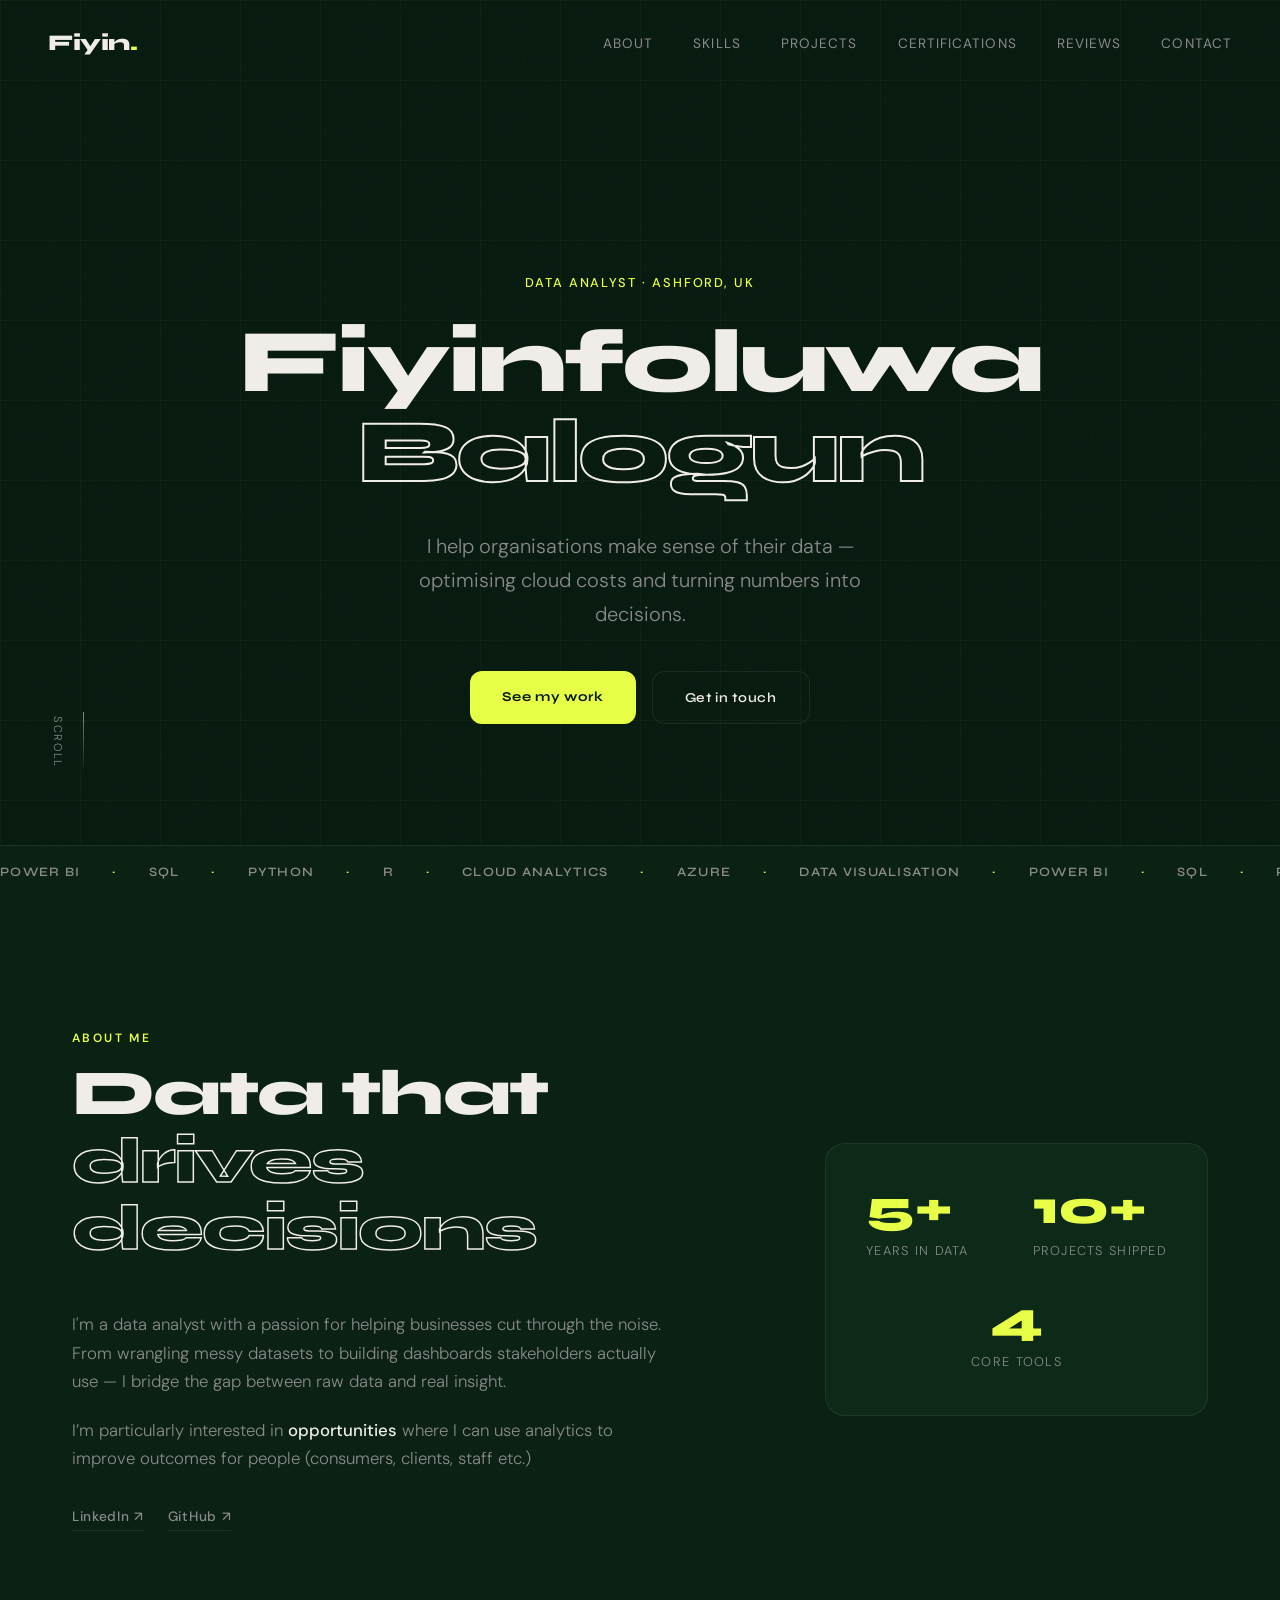
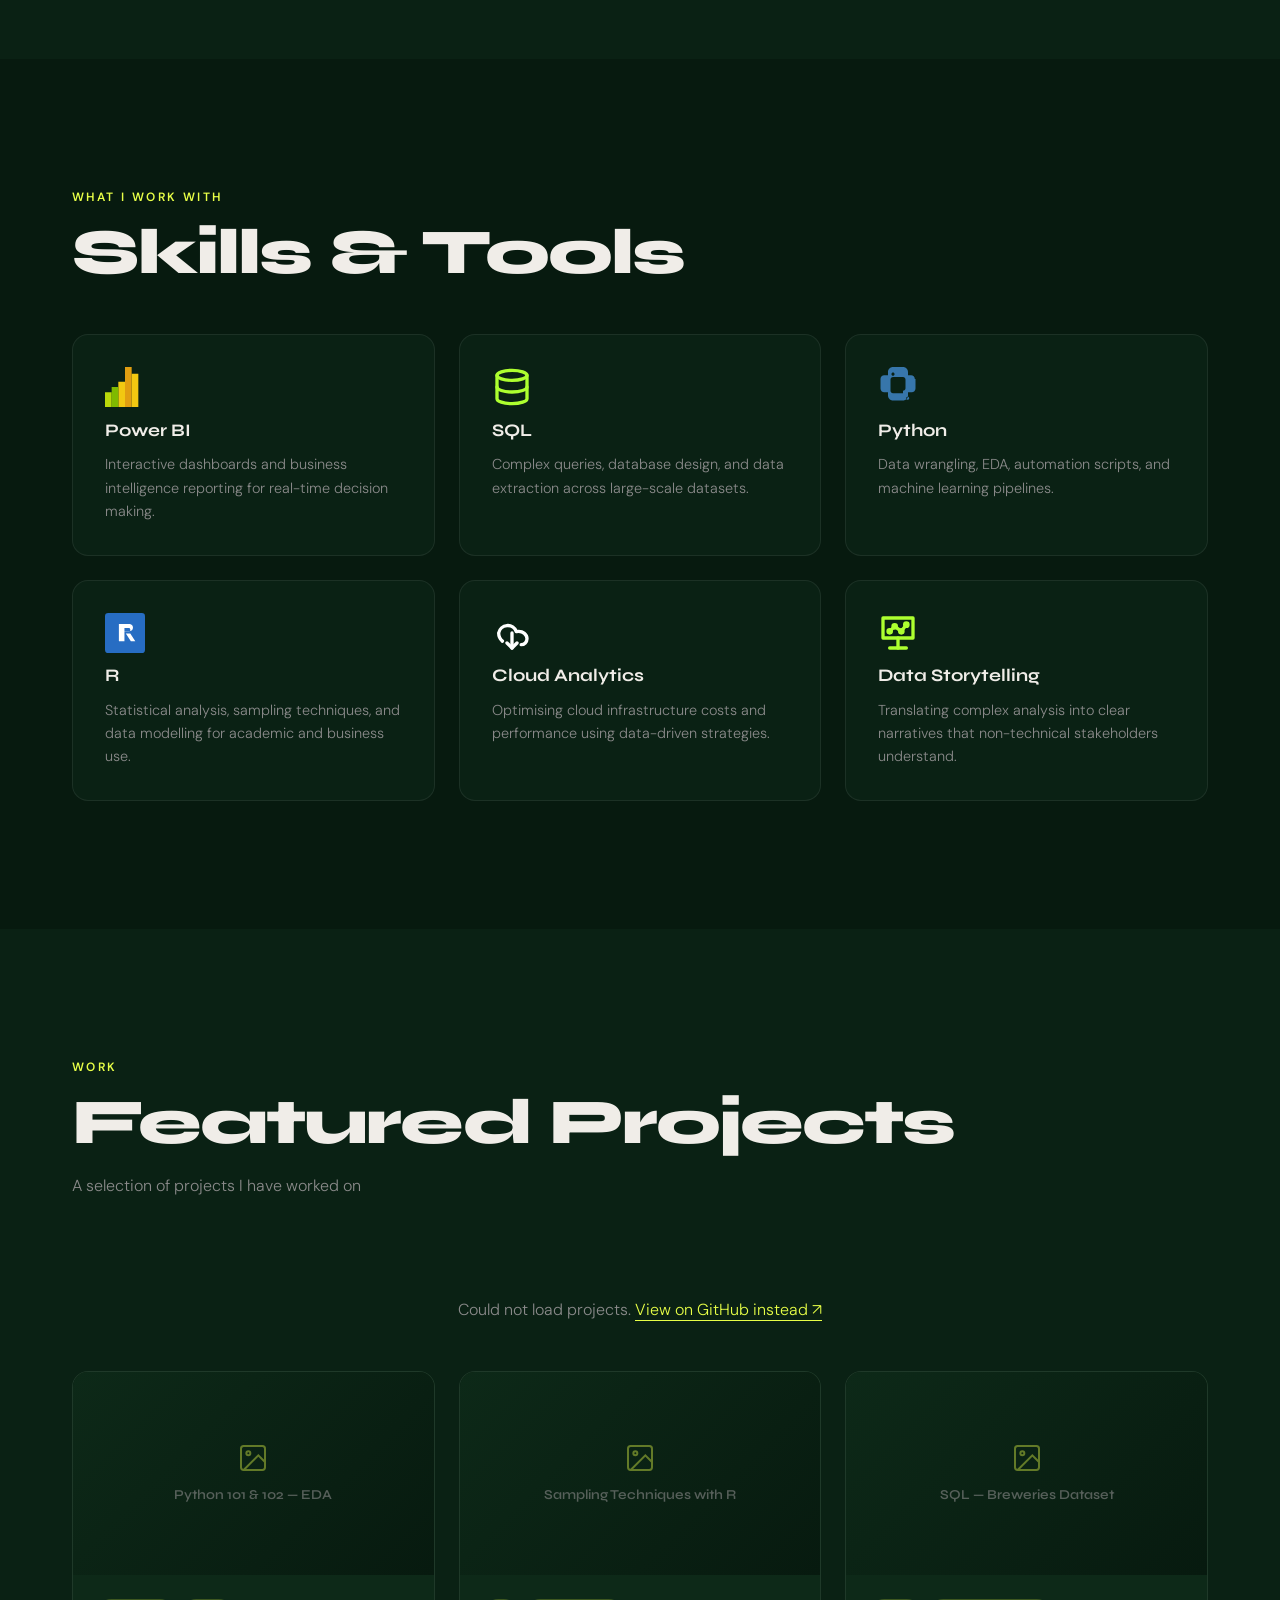
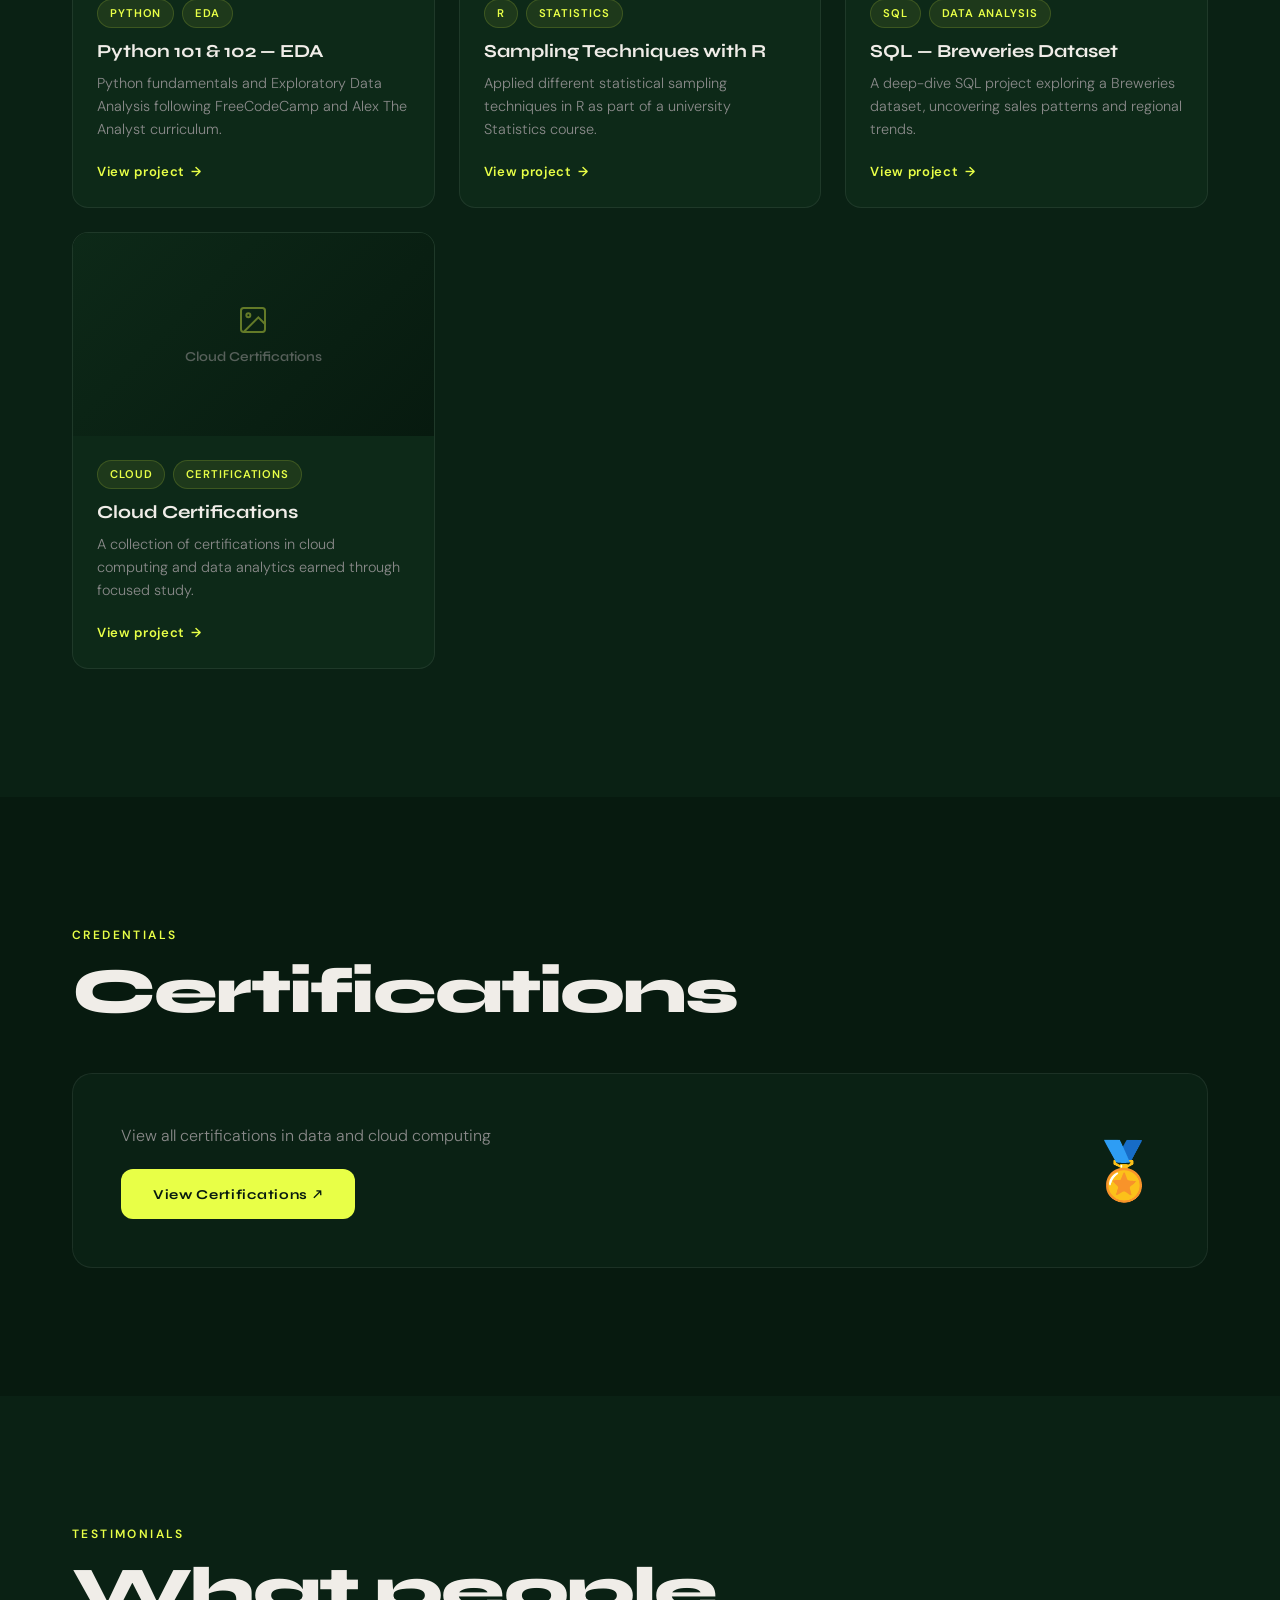
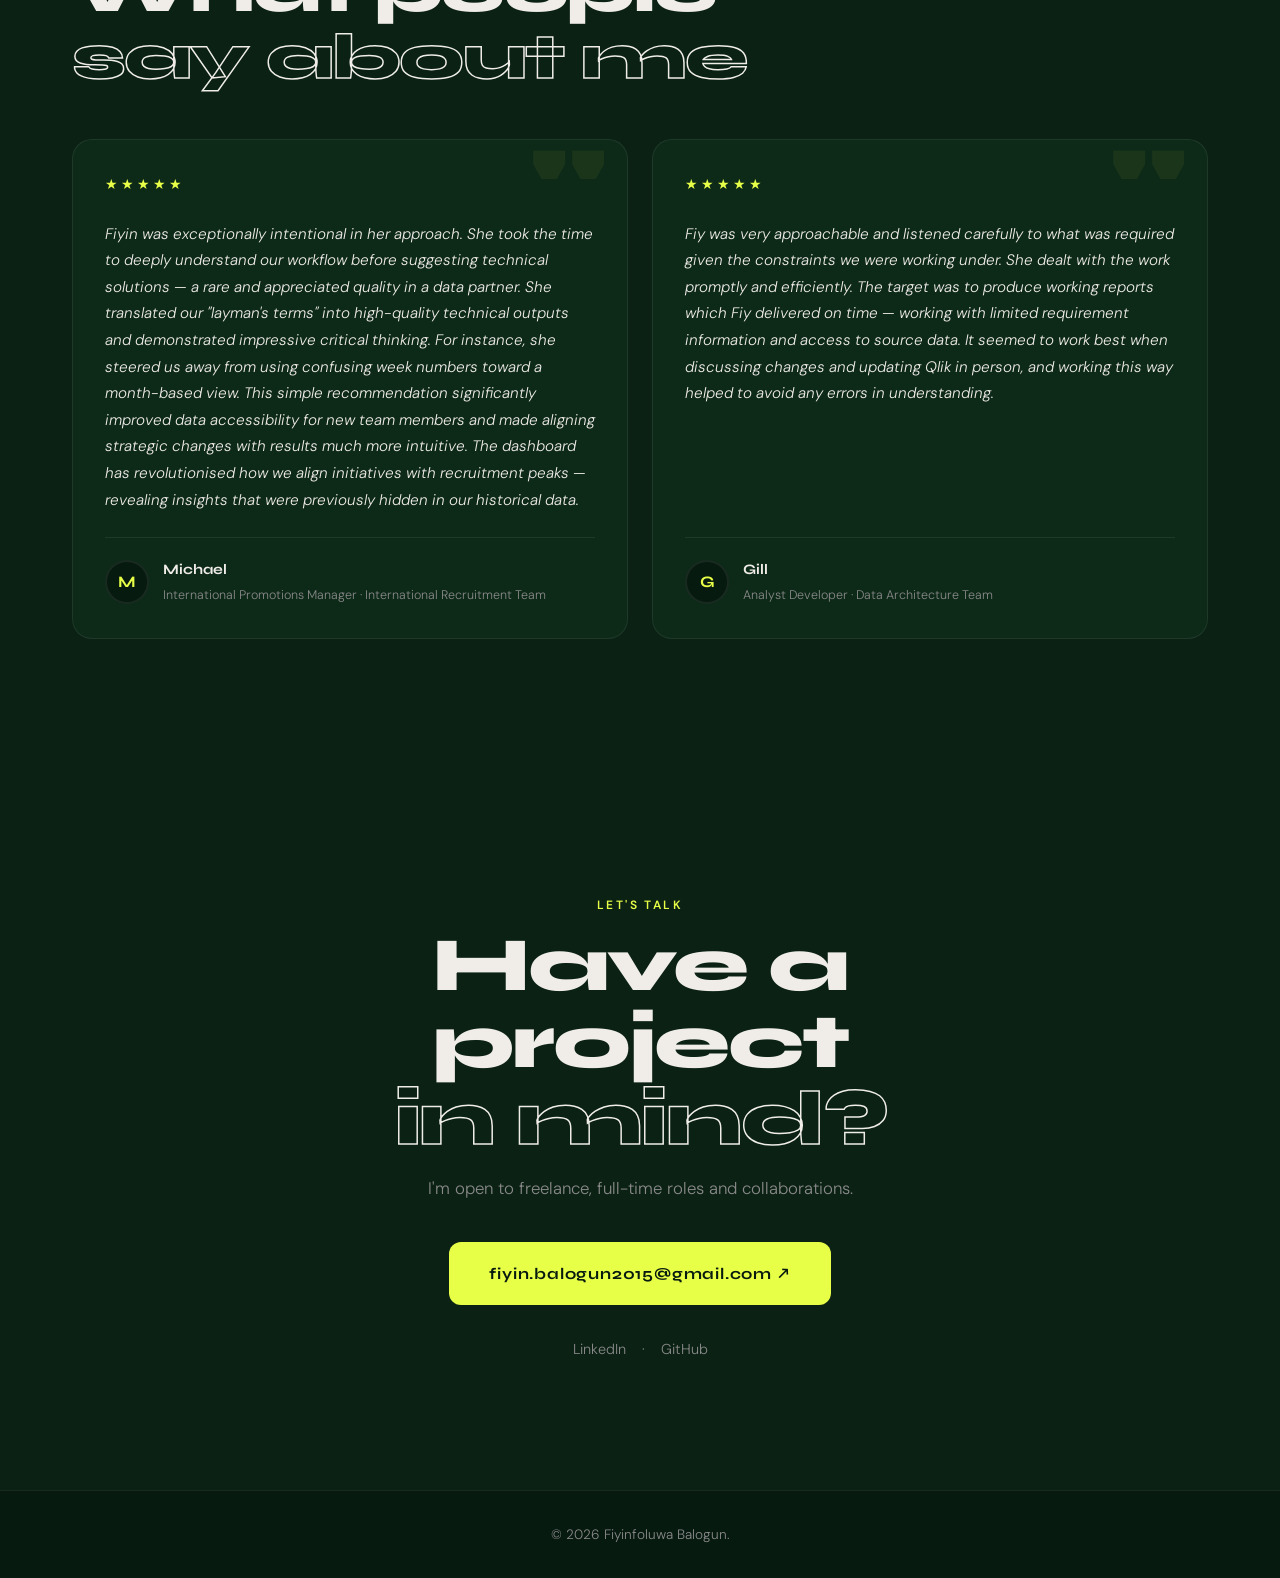
<file: index.html>
<!DOCTYPE html>
<html lang="en">
<head>
  <meta charset="UTF-8" />
  <meta name="viewport" content="width=device-width, initial-scale=1.0" />
  <title>Fiyinfoluwa Balogun — Cloud Data Analyst</title>
  <link rel="stylesheet" href="css/style.css" />
  <link rel="preconnect" href="https://fonts.googleapis.com" />
  <link rel="preconnect" href="https://fonts.gstatic.com" crossorigin />
  <link href="https://fonts.googleapis.com/css2?family=Syne:wght@400;600;700;800&family=DM+Sans:ital,wght@0,300;0,400;0,500;1,300&display=swap" rel="stylesheet" />
  <link rel="apple-touch-icon" sizes="180x180" href="/apple-touch-icon.png">
  <link rel="icon" type="image/png" sizes="32x32" href="/favicon-32x32.png">
  <link rel="icon" type="image/png" sizes="16x16" href="/favicon-16x16.png">
  <link rel="manifest" href="/site.webmanifest">
</head>
<body>


  <!-- ── NAV ────────────────────────────────────────────── -->
  <nav class="nav" id="nav">
    <a href="#" class="nav-logo">Fiyin<span>.</span></a>
    <ul class="nav-links">
      <li><a href="#about">About</a></li>
      <li><a href="#skills">Skills</a></li>
      <li><a href="#projects">Projects</a></li>
      <li><a href="#certifications">Certifications</a></li>
      <li><a href="#testimonials">Reviews</a></li>
      <li><a href="#contact">Contact</a></li>
    </ul>
    <button class="nav-toggle" id="navToggle" aria-label="Toggle menu">
      <span></span><span></span><span></span>
    </button>
  </nav>

  <!-- ── MOBILE MENU ─────────────────────────────────────── -->
  <div class="mobile-menu" id="mobileMenu">
    <ul>
      <li><a href="#about" class="mobile-link">About</a></li>
      <li><a href="#skills" class="mobile-link">Skills</a></li>
      <li><a href="#projects" class="mobile-link">Projects</a></li>
      <li><a href="#certifications" class="mobile-link">Certifications</a></li>
      <li><a href="#testimonials">Reviews</a></li>
      <li><a href="#contact" class="mobile-link">Contact</a></li>
    </ul>
  </div>

  <!-- ── HERO ───────────────────────────────────────────── -->
  <section class="hero" id="home">
    <div class="hero-noise"></div>
    <div class="hero-grid-lines"></div>

    <div class="hero-content">
      <p class="hero-tag reveal-up">Data Analyst · Ashford, UK</p>
      <h1 class="hero-name reveal-up delay-1">
        Fiyinfoluwa<br /><span class="hero-name-outline">Balogun</span>
      </h1>
      <p class="hero-sub reveal-up delay-2">
        I help organisations make sense of their data —<br />
        optimising cloud costs and turning numbers into decisions.
      </p>
      <div class="hero-cta reveal-up delay-3">
        <a href="#projects" class="btn-primary">See my work</a>
        <a href="#contact" class="btn-ghost">Get in touch</a>
      </div>
    </div>

    <div class="hero-scroll-hint reveal-up delay-4">
      <span>scroll</span>
      <div class="scroll-line"></div>
    </div>

    <div class="hero-marquee">
      <div class="marquee-track">
        <span>Power BI</span><span>·</span>
        <span>SQL</span><span>·</span>
        <span>Python</span><span>·</span>
        <span>R</span><span>·</span>
        <span>Cloud Analytics</span><span>·</span>
        <span>Azure</span><span>·</span>
        <span>Data Visualisation</span><span>·</span>
        <span>Power BI</span><span>·</span>
        <span>SQL</span><span>·</span>
        <span>Python</span><span>·</span>
        <span>R</span><span>·</span>
        <span>Cloud Analytics</span><span>·</span>
        <span>Azure</span><span>·</span>
        <span>Data Visualisation</span><span>·</span>
      </div>
    </div>
  </section>

  <!-- ── ABOUT ──────────────────────────────────────────── -->
  <section class="about section" id="about">
    <div class="container">
      <div class="about-grid">
        <div class="about-text">
          <p class="section-label reveal-up">About me</p>
          <h2 class="section-title reveal-up delay-1">
            Data that<br /><em>drives decisions</em>
          </h2>
          <p class="about-body reveal-up delay-2">
            I'm a data analyst with a passion for helping businesses
            cut through the noise. From wrangling messy datasets to building
            dashboards stakeholders actually use — I bridge the gap between
            raw data and real insight.
          </p>
          <p class="about-body reveal-up delay-3">
            I’m particularly interested in <strong>opportunities</strong> where I can use analytics to improve outcomes for people (consumers, clients, staff etc.)
          </p>
          <div class="about-links reveal-up delay-4">
            <a href="https://www.linkedin.com/in/fiyinfoluwa15?utm_source=share_via&utm_content=profile&utm_medium=member_android" target="_blank" class="social-link">LinkedIn ↗</a>
            <a href="https://github.com/Fiyinfoluwa15" target="_blank" class="social-link">GitHub ↗</a>
          </div>
        </div>
        <div class="about-visual reveal-up delay-2">
          <div class="about-card">
            <div class="about-stat">
              <span class="stat-number">5+</span>
              <span class="stat-label">Years in data</span>
            </div>
            <div class="about-stat">
              <span class="stat-number">10+</span>
              <span class="stat-label">Projects shipped</span>
            </div>
            <div class="about-stat">
              <span class="stat-number">4</span>
              <span class="stat-label">Core tools</span>
            </div>
          </div>
          <!-- <div class="about-badge">Available for opportunities</div> -->
        </div>
      </div>
    </div>
  </section>

  <!-- ── SKILLS ─────────────────────────────────────────── -->
  <section class="skills section" id="skills">
    <div class="container">
      <p class="section-label reveal-up">What I work with</p>
      <h2 class="section-title reveal-up delay-1">Skills & Tools</h2>
      <div class="skills-grid">
        <div class="skill-card reveal-up delay-1">
          <svg xmlns="http://www.w3.org/2000/svg" width="40" height="40" viewBox="0 0 32 32">
            <path fill="#f2c811" d="M10.667 11.733H16V32h-5.333z"/>
            <path fill="#e19e11" d="M16 0h5.333v32H16z"/>
            <path fill="#f2c811" d="M21.333 5.333H26.667V32h-5.334z"/>
            <path fill="#bad80a" d="M0 20.267h5.333V32H0z"/>
            <path fill="#7fba00" d="M5.333 16h5.334v16H5.333z"/>
          </svg>
          <h3>Power BI</h3>
          <p>Interactive dashboards and business intelligence reporting for real-time decision making.</p>
        </div>
        <div class="skill-card reveal-up delay-2">
          <svg xmlns="http://www.w3.org/2000/svg" width="40" height="40" viewBox="0 0 24 24" fill="none" stroke="#adff2f" stroke-width="2" stroke-linecap="round" stroke-linejoin="round">
            <ellipse cx="12" cy="5" rx="9" ry="3"></ellipse>
            <path d="M3 5v14c0 1.66 4 3 9 3s9-1.34 9-3V5"></path>
            <path d="M3 12c0 1.66 4 3 9 3s9-1.34 9-3"></path>
          </svg>
          <h3>SQL</h3>
          <p>Complex queries, database design, and data extraction across large-scale datasets.</p>
        </div>
        <div class="skill-card reveal-up delay-3">
          <svg xmlns="http://www.w3.org/2000/svg" width="40" height="40" viewBox="0 0 448 512">
            <path fill="#3776AB" d="M439.4 153.1c0-26.8-21.7-48.5-48.5-48.5H352V64c0-35.3-28.7-64-64-64H160C124.7 0 96 28.7 96 64v40.6H48.5C21.7 104.6 0 126.3 0 153.1v121.7c0 26.8 21.7 48.5 48.5 48.5H96v40.6c0 35.3 28.7 64 64 64h128c35.3 0 64-28.7 64-64v-40.6h47.5c26.8 0 48.5-21.7 48.5-48.5V153.1zm-279.4-41.5c-11 0-20-9-20-20s9-20 20-20 20 9 20 20-9 20-20 20zm208 288c0 11-9 20-20 20s-20-9-20-20 9-20 20-20 20 9 20 20zm-80-64H160c-17.7 0-32-14.3-32-32V160c0-17.7 14.3-32 32-32h128c17.7 0 32 14.3 32 32v112c0 17.7-14.3 32-32 32z"/>
          </svg>
          <h3>Python</h3>
          <p>Data wrangling, EDA, automation scripts, and machine learning pipelines.</p>
        </div>
        <div class="skill-card reveal-up delay-4">
          <svg xmlns="http://www.w3.org/2000/svg" width="40" height="40" viewBox="0 0 24 24">
            <rect width="24" height="24" rx="2" fill="#276DC3"/>
            <path fill="#FFFFFF" d="M11.667 8.333V17H8.333V6.667h5.834c1.166 0 1.944.333 2.333 1 .389.667.389 1.5 0 2.167-.389.666-1.167 1-2.333 1H11.667zm3.833 8.667L12.5 12.333h2.667L18.167 17H15.5zM11.667 11h2.5c.666 0 1-.333 1-1 0-.667-.334-1-1-1H11.667V11z"/>
          </svg>
          <h3>R</h3>
          <p>Statistical analysis, sampling techniques, and data modelling for academic and business use.</p>
        </div>
        <div class="skill-card reveal-up delay-1">
          <svg xmlns="http://www.w3.org/2000/svg" width="40" height="40" viewBox="0 0 24 24" fill="none" stroke="#ffffff" stroke-width="2" stroke-linecap="round" stroke-linejoin="round">
            <path d="M17.5 19A3.5 3.5 0 0 0 21 15.5c0-2.79-2.54-4.5-5-4.5-.48 0-.96.06-1.41.17A5.5 5.5 0 0 0 4 12c0 1.9.83 3.66 2.24 4.88"></path>
            <path d="M12 12v9"></path>
            <path d="m9 18 3 3 3-3"></path>
          </svg>
          <h3>Cloud Analytics</h3>
          <p>Optimising cloud infrastructure costs and performance using data-driven strategies.</p>
        </div>
        <div class="skill-card reveal-up delay-2">
          <svg xmlns="http://www.w3.org/2000/svg" width="40" height="40" viewBox="0 0 24 24" fill="none" stroke="#adff2f" stroke-width="2" stroke-linecap="round" stroke-linejoin="round">
            <path d="M3 3h18v12H3z"></path>
            <path d="M7 21h10"></path>
            <path d="M12 15v6"></path>
            <path d="M7 11l3-3 4 3 3-4"></path>
            <circle cx="7" cy="11" r="1" fill="#adff2f"></circle>
            <circle cx="10" cy="8" r="1" fill="#adff2f"></circle>
            <circle cx="14" cy="11" r="1" fill="#adff2f"></circle>
            <circle cx="17" cy="7" r="1" fill="#adff2f"></circle>
          </svg>
          <h3>Data Storytelling</h3>
          <p>Translating complex analysis into clear narratives that non-technical stakeholders understand.</p>
        </div>
      </div>
    </div>
  </section>

  <!-- ── PROJECTS ───────────────────────────────────────── -->
  <section class="projects section" id="projects">
    <div class="container">
      <p class="section-label reveal-up">Work</p>
      <h2 class="section-title reveal-up delay-1">Featured Projects</h2>
      <p class="section-sub reveal-up delay-2">
        A selection of projects I have worked on
      </p>

      <!-- Loading state -->
      <div class="projects-loading" id="projectsLoading">
        <div class="loading-bar"></div>
        <p>Loading projects…</p>
      </div>

      <!-- Error state -->
      <div class="projects-error hidden" id="projectsError">
        <p>Could not load projects. <a href="https://github.com/Fiyinfoluwa15" target="_blank">View on GitHub instead ↗</a></p>
      </div>

      <!-- Projects grid — filled by JS -->
      <div class="projects-grid" id="projectsGrid"></div>
    </div>
  </section>

  <!-- ── CERTIFICATIONS ─────────────────────────────────── -->
  <section class="certifications section" id="certifications">
    <div class="container">
      <p class="section-label reveal-up">Credentials</p>
      <h2 class="section-title reveal-up delay-1">Certifications</h2>
      <div class="cert-wrapper reveal-up delay-2">
        <div class="cert-card">
          
          <div class="cert-text">
            <p>View all certifications in data and cloud computing</p>
            <a href="https://drive.google.com/drive/folders/1O9Dxxa2J1pvf2xqoZKgdCrz-bEJuk0Lr?usp=drive_link" target="_blank" class="btn-primary">View Certifications ↗</a>
          </div>
          <div class="cert-icon">🏅</div>
        </div>
      </div>
    </div>
  </section>

  <!-- ── TESTIMONIALS ──────────────────────────────────────────── -->
<section class="testimonials section" id="testimonials">
  <div class="container">
    <p class="section-label reveal-up">Testimonials</p>
    <h2 class="section-title reveal-up delay-1">What people<br /><em>say about me</em></h2>
    <div class="test-loading" id="testLoading">
      <div class="loading-bar"></div>
      <p>Loading testimonials…</p>
    </div>
    <div class="test-error hidden" id="testError">
      <p>Could not load testimonials right now.</p>
    </div>
    <div class="test-grid" id="testGrid"></div>
  </div>
</section>

  <!-- ── CONTACT ────────────────────────────────────────── -->
  <section class="contact section" id="contact">
    <div class="container">
      <div class="contact-inner reveal-up">
        <p class="section-label">Let's talk</p>
        <h2 class="contact-title">Have a project<br /><em>in mind?</em></h2>
        <p class="contact-sub">I'm open to freelance, full-time roles and collaborations.</p>
        <a href="mailto:fiyin.balogun2015@gmail.com" class="btn-primary btn-large">
          fiyin.balogun2015@gmail.com ↗
        </a>
        <div class="contact-socials">
          <a href="https://www.linkedin.com/in/fiyinfoluwa15?utm_source=share_via&utm_content=profile&utm_medium=member_android" target="_blank">LinkedIn</a>
          <span>·</span>
          <a href="https://github.com/Fiyinfoluwa15" target="_blank">GitHub</a>
        </div>
      </div>
    </div>
  </section>

  <!-- ── FOOTER ─────────────────────────────────────────── -->
  <footer class="footer">
    <div class="container">
      <p>© 2026 Fiyinfoluwa Balogun.</p>
    </div>
  </footer>

  <script src="js/main.js"></script>
</body>
</html>
</file>
<file: css/style.css>
/* ── FONTS & RESET ─────────────────────────────────────────── */
*, *::before, *::after { box-sizing: border-box; margin: 0; padding: 0; }

:root {
  --bg:        #071a0f;
  --bg-2:      #0a2114;
  --bg-3:      #0d2918;
  --accent:    #e8ff47;
  --accent-2:  #ff6b35;
  --text:      #f0ede8;
  --text-muted:#8a8a8a;
  --border:    rgba(240,237,232,0.08);
  --font-head: 'Syne', sans-serif;
  --font-body: 'DM Sans', sans-serif;
  --radius:    12px;
  --transition: 0.4s cubic-bezier(0.16,1,0.3,1);
}

html { scroll-behavior: smooth; font-size: 16px; }

body {
  background: var(--bg);
  color: var(--text);
  font-family: var(--font-body);
  font-weight: 300;
  line-height: 1.7;
  overflow-x: hidden;
  cursor: auto;
}

a, button { cursor: pointer; }

a { color: inherit; text-decoration: none; }
img { max-width: 100%; display: block; }
ul { list-style: none; }

.container {
  max-width: 1200px;
  margin: 0 auto;
  padding: 0 2rem;
}

.section {
  padding: 8rem 0;
}

.hidden { display: none !important; }


/* ── SCROLL REVEAL ──────────────────────────────────────────── */
.reveal-up {
  opacity: 0;
  transform: translateY(40px);
  transition: opacity 0.8s var(--transition), transform 0.8s var(--transition);
}

.reveal-up.visible {
  opacity: 1;
  transform: translateY(0);
}

.delay-1 { transition-delay: 0.1s; }
.delay-2 { transition-delay: 0.2s; }
.delay-3 { transition-delay: 0.3s; }
.delay-4 { transition-delay: 0.4s; }

/* ── NAV ────────────────────────────────────────────────────── */
.nav {
  position: fixed;
  top: 0; left: 0; right: 0;
  z-index: 100;
  display: flex;
  align-items: center;
  justify-content: space-between;
  padding: 1.5rem 3rem;
  transition: background 0.4s ease, padding 0.4s ease, backdrop-filter 0.4s ease;
}

.nav.scrolled {
  background: rgba(7,26,15,0.92);
  backdrop-filter: blur(16px);
  padding: 1rem 3rem;
  border-bottom: 1px solid var(--border);
}

.nav-logo {
  font-family: var(--font-head);
  font-size: 1.4rem;
  font-weight: 800;
  letter-spacing: -0.02em;
}

.nav-logo span { color: var(--accent); }

.nav-links {
  display: flex;
  gap: 2.5rem;
}

.nav-links a {
  font-size: 0.85rem;
  font-weight: 400;
  letter-spacing: 0.08em;
  text-transform: uppercase;
  color: var(--text-muted);
  transition: color 0.3s ease;
  position: relative;
}

.nav-links a::after {
  content: '';
  position: absolute;
  bottom: -4px; left: 0;
  width: 0; height: 1px;
  background: var(--accent);
  transition: width 0.3s ease;
}

.nav-links a:hover { color: var(--text); }
.nav-links a:hover::after { width: 100%; }

.nav-toggle {
  display: none;
  flex-direction: column;
  gap: 5px;
  background: none;
  border: none;
  cursor: none;
  padding: 4px;
}

.nav-toggle span {
  display: block;
  width: 24px; height: 1.5px;
  background: var(--text);
  transition: transform 0.3s ease, opacity 0.3s ease;
}

/* ── MOBILE MENU ────────────────────────────────────────────── */
.mobile-menu {
  position: fixed;
  top: 0; left: 0; right: 0; bottom: 0;
  background: var(--bg);
  z-index: 99;
  display: flex;
  align-items: center;
  justify-content: center;
  opacity: 0;
  pointer-events: none;
  transition: opacity 0.4s ease;
}

.mobile-menu.open {
  opacity: 1;
  pointer-events: all;
}

.mobile-menu ul {
  display: flex;
  flex-direction: column;
  gap: 2rem;
  text-align: center;
}

.mobile-menu a {
  font-family: var(--font-head);
  font-size: 2.5rem;
  font-weight: 700;
  color: var(--text-muted);
  transition: color 0.3s ease;
}

.mobile-menu a:hover { color: var(--accent); }

/* ── HERO ───────────────────────────────────────────────────── */
.hero {
  min-height: 100vh;
  display: flex;
  flex-direction: column;
  justify-content: center;
  position: relative;
  overflow: hidden;
  padding: 0 3rem;
}

.hero-noise {
  position: absolute;
  inset: 0;
  background-image: url("data:image/svg+xml,%3Csvg viewBox='0 0 256 256' xmlns='http://www.w3.org/2000/svg'%3E%3Cfilter id='noise'%3E%3CfeTurbulence type='fractalNoise' baseFrequency='0.9' numOctaves='4' stitchTiles='stitch'/%3E%3C/filter%3E%3Crect width='100%25' height='100%25' filter='url(%23noise)' opacity='0.04'/%3E%3C/svg%3E");
  opacity: 0.4;
  pointer-events: none;
}

.hero-grid-lines {
  position: absolute;
  inset: 0;
  background-image:
    linear-gradient(rgba(232,255,71,0.03) 1px, transparent 1px),
    linear-gradient(90deg, rgba(232,255,71,0.03) 1px, transparent 1px);
  background-size: 80px 80px;
  pointer-events: none;
}

.hero-content {
  max-width: 1200px;
  margin: 0 auto;
  width: 100%;
  padding-top: 6rem;
  text-align: center;
  display: flex;
  flex-direction: column;
  align-items: center;
}

.hero-tag {
  font-size: 0.8rem;
  letter-spacing: 0.15em;
  text-transform: uppercase;
  color: var(--accent);
  margin-bottom: 1.5rem;
  font-weight: 500;
}

.hero-name {
  font-family: var(--font-head);
  font-size: clamp(3rem, 7vw, 7rem);
  font-weight: 800;
  line-height: 1;
  letter-spacing: -0.03em;
  margin-bottom: 2rem;
}

.hero-name-outline {
  -webkit-text-stroke: 2px var(--text);
  color: transparent;
  transition: color 0.4s ease;
}

.hero-name-outline:hover {
  color: var(--accent);
  -webkit-text-stroke: 2px var(--accent);
}

.hero-sub {
  font-size: clamp(1rem, 2vw, 1.25rem);
  color: var(--text-muted);
  max-width: 520px;
  line-height: 1.7;
  margin-bottom: 2.5rem;
  text-align: center;
}

.hero-cta {
  display: flex;
  gap: 1rem;
  flex-wrap: wrap;
  justify-content: center;
}

.hero-scroll-hint {
  position: absolute;
  bottom: 8rem;
  left: 3rem;
  display: flex;
  align-items: center;
  gap: 1rem;
}

.hero-scroll-hint span {
  font-size: 0.7rem;
  letter-spacing: 0.15em;
  text-transform: uppercase;
  color: var(--text-muted);
  writing-mode: vertical-rl;
}

.scroll-line {
  width: 1px;
  height: 60px;
  background: linear-gradient(to bottom, var(--text-muted), transparent);
  animation: scrollPulse 2s ease infinite;
}

@keyframes scrollPulse {
  0%, 100% { opacity: 1; transform: scaleY(1); }
  50% { opacity: 0.3; transform: scaleY(0.6); }
}

/* ── MARQUEE ────────────────────────────────────────────────── */
.hero-marquee {
  position: absolute;
  bottom: 0;
  left: 0; right: 0;
  overflow: hidden;
  border-top: 1px solid var(--border);
  padding: 1rem 0;
  background: var(--bg-2);
}

.marquee-track {
  display: flex;
  gap: 2rem;
  white-space: nowrap;
  animation: marquee 20s linear infinite;
}

.marquee-track span {
  font-family: var(--font-head);
  font-size: 0.8rem;
  font-weight: 600;
  letter-spacing: 0.1em;
  text-transform: uppercase;
  color: var(--text-muted);
}

.marquee-track span:nth-child(even) {
  color: var(--accent);
}

@keyframes marquee {
  from { transform: translateX(0); }
  to { transform: translateX(-50%); }
}

/* ── BUTTONS ────────────────────────────────────────────────── */
.btn-primary {
  display: inline-block;
  padding: 0.85rem 2rem;
  background: var(--accent);
  color: var(--bg);
  font-family: var(--font-head);
  font-size: 0.85rem;
  font-weight: 700;
  letter-spacing: 0.05em;
  border-radius: var(--radius);
  transition: transform 0.3s ease, box-shadow 0.3s ease;
}

.btn-primary:hover {
  transform: translateY(-3px);
  box-shadow: 0 12px 40px rgba(232,255,71,0.3);
}

.btn-ghost {
  display: inline-block;
  padding: 0.85rem 2rem;
  border: 1px solid var(--border);
  color: var(--text);
  font-family: var(--font-head);
  font-size: 0.85rem;
  font-weight: 600;
  letter-spacing: 0.05em;
  border-radius: var(--radius);
  transition: border-color 0.3s ease, background 0.3s ease;
}

.btn-ghost:hover {
  border-color: var(--text-muted);
  background: rgba(240,237,232,0.05);
}

.btn-large {
  font-size: 1rem;
  padding: 1.1rem 2.5rem;
}

/* ── SECTION LABELS ─────────────────────────────────────────── */
.section-label {
  font-size: 0.75rem;
  letter-spacing: 0.2em;
  text-transform: uppercase;
  color: var(--accent);
  font-weight: 600;
  margin-bottom: 0.75rem;
}

.section-title {
  font-family: var(--font-head);
  font-size: clamp(2.2rem, 5vw, 4rem);
  font-weight: 800;
  line-height: 1.05;
  letter-spacing: -0.03em;
  margin-bottom: 3rem;
}

.section-title em {
  font-style: normal;
  -webkit-text-stroke: 1.5px var(--text);
  color: transparent;
}

.section-sub {
  color: var(--text-muted);
  max-width: 480px;
  margin-top: -2rem;
  margin-bottom: 3rem;
}

/* ── ABOUT ──────────────────────────────────────────────────── */
.about { background: var(--bg-2); }

/* .about-grid {
  display: grid;
  grid-template-columns: 1fr 1fr;
  gap: 6rem;
  align-items: center;
} */ 
 /* old code */

.about-grid {
  display: grid;
  /* 1.1fr goes first now so the text column takes up the left side, 
     and 0.9fr moves the card/badge column to the right side */
  grid-template-columns: 1.1fr 0.9fr; 
  gap: 3rem;
  align-items: center;
}

.about-visual {
  display: flex;
  flex-direction: column;
  align-items: flex-end; 
  gap: 1.5rem;
  width: 100%; 
}

/* 2. 🌟 Add this block to force the opportunities badge to also stretch 100% */
.about-visual .about-badge {
  width: 100%;            /* Forces the badge container to stretch fully */
  display: inline-flex;   /* Keeps the layout inside intact */
  justify-content: center; /* Centers the glowing dot and text inside the newly stretched box */
}

.about-body {
  color: var(--text-muted);
  margin-bottom: 1.25rem;
  font-size: 1.05rem;
}

.about-body strong { color: var(--text); font-weight: 500; }

.about-links {
  display: flex;
  gap: 1.5rem;
  margin-top: 2rem;
}

.social-link {
  font-size: 0.85rem;
  font-weight: 500;
  letter-spacing: 0.05em;
  color: var(--text-muted);
  border-bottom: 1px solid var(--border);
  padding-bottom: 2px;
  transition: color 0.3s ease, border-color 0.3s ease;
}

.social-link:hover {
  color: var(--accent);
  border-color: var(--accent);
}

.about-card {
  background: var(--bg-3);
  border: 1px solid var(--border);
  border-radius: 20px;
  padding: 2.5rem;
  display: grid;
  grid-template-columns: 1fr 1fr;
  gap: 2rem;
}

.about-stat:last-child {
  grid-column: span 2;
  text-align: center;
}

.stat-number {
  display: block;
  font-family: var(--font-head);
  font-size: 3rem;
  font-weight: 800;
  color: var(--accent);
  line-height: 1;
  margin-bottom: 0.25rem;
}

.stat-label {
  font-size: 0.8rem;
  color: var(--text-muted);
  text-transform: uppercase;
  letter-spacing: 0.1em;
}

.about-badge {
  display: inline-flex;
  align-items: center;
  gap: 0.5rem;
  margin-top: 1.5rem;
  padding: 0.5rem 1.25rem;
  background: rgba(232,255,71,0.08);
  border: 1px solid rgba(232,255,71,0.2);
  border-radius: 100px;
  font-size: 0.8rem;
  color: var(--accent);
  font-weight: 500;
}

.about-badge::before {
  content: '';
  width: 7px; height: 7px;
  background: var(--accent);
  border-radius: 50%;
  animation: pulse 2s infinite;
}

@keyframes pulse {
  0%, 100% { opacity: 1; transform: scale(1); }
  50% { opacity: 0.4; transform: scale(0.7); }
}

/* ── SKILLS ─────────────────────────────────────────────────── */

.skills-section .cert-card div:first-child svg {
    width: 42px;
    height: 42px;
    display: block;
    margin-bottom: 1rem; /* Creates clean breathing room above the title */
}

.skills-grid {
  display: grid;
  grid-template-columns: repeat(3, 1fr);
  gap: 1.5rem;
}

.skill-card {
  background: var(--bg-2);
  border: 1px solid var(--border);
  border-radius: 16px;
  padding: 2rem;
  transition: border-color 0.3s ease, transform 0.3s ease, background 0.3s ease;
  position: relative;
  overflow: hidden;
}

.skill-card::before {
  content: '';
  position: absolute;
  top: 0; left: 0; right: 0;
  height: 2px;
  background: var(--accent);
  transform: scaleX(0);
  transform-origin: left;
  transition: transform 0.4s ease;
}

.skill-card:hover::before { transform: scaleX(1); }

.skill-card:hover {
  border-color: rgba(232,255,71,0.2);
  transform: translateY(-4px);
  background: var(--bg-3);
}

.skill-icon {
  font-size: 2rem;
  margin-bottom: 1rem;
}

.skill-card h3 {
  font-family: var(--font-head);
  font-size: 1.1rem;
  font-weight: 700;
  margin-bottom: 0.5rem;
}

.skill-card p {
  font-size: 0.9rem;
  color: var(--text-muted);
  line-height: 1.6;
}

/* ── PROJECTS ───────────────────────────────────────────────── */
.projects { background: var(--bg-2); }

.projects-loading {
  text-align: center;
  padding: 4rem 0;
  color: var(--text-muted);
}

.loading-bar {
  width: 200px;
  height: 2px;
  background: var(--border);
  margin: 0 auto 1rem;
  border-radius: 2px;
  overflow: hidden;
  position: relative;
}

.loading-bar::after {
  content: '';
  position: absolute;
  left: -100%;
  width: 100%;
  height: 100%;
  background: var(--accent);
  animation: loadingSlide 1.5s ease infinite;
}

@keyframes loadingSlide {
  to { left: 100%; }
}

.projects-error {
  text-align: center;
  padding: 3rem;
  color: var(--text-muted);
}

.projects-error a { color: var(--accent); border-bottom: 1px solid var(--accent); }

.projects-grid {
  display: grid;
  grid-template-columns: repeat(auto-fill, minmax(340px, 1fr));
  gap: 1.5rem;
}

/* Project card — injected by JS */
.project-card {
  background: var(--bg-3);
  border: 1px solid var(--border);
  border-radius: 16px;
  overflow: hidden;
  display: flex;
  flex-direction: column;
  transition: transform 0.3s ease, border-color 0.3s ease;
  animation: fadeInUp 0.6s ease forwards;
  opacity: 0;
}

@keyframes fadeInUp {
  from { opacity: 0; transform: translateY(30px); }
  to { opacity: 1; transform: translateY(0); }
}

.project-card:hover {
  transform: translateY(-6px);
  border-color: rgba(232,255,71,0.25);
}

.project-thumb-wrapper {
  width: 100%;
  aspect-ratio: 16/9;
  overflow: hidden;
  background: var(--bg);
  flex-shrink: 0;
}

.project-thumb {
  width: 100%;
  height: 100%;
  object-fit: cover;
  object-position: center top;
  display: block;
  transition: transform 0.5s ease;
}

.project-card:hover .project-thumb {
  transform: scale(1.05);
}

.project-thumb-placeholder {
  width: 100%;
  height: 100%;
  position: relative;
  overflow: hidden;
}

.placeholder-bg {
  position: absolute;
  inset: 0;
  background:
    linear-gradient(135deg, var(--bg-3) 0%, var(--bg) 100%);
  background-image:
    linear-gradient(135deg, var(--bg-3) 0%, var(--bg) 100%),
    repeating-linear-gradient(
      45deg,
      transparent,
      transparent 20px,
      rgba(232,255,71,0.03) 20px,
      rgba(232,255,71,0.03) 40px
    );
}

.placeholder-content {
  position: absolute;
  inset: 0;
  display: flex;
  flex-direction: column;
  align-items: center;
  justify-content: center;
  gap: 0.75rem;
  padding: 1.5rem;
  text-align: center;
  color: var(--text-muted);
}

.placeholder-content svg {
  opacity: 0.4;
  color: var(--accent);
}

.placeholder-content span {
  font-family: var(--font-head);
  font-size: 0.85rem;
  font-weight: 600;
  color: var(--text-muted);
  opacity: 0.6;
  max-width: 200px;
  line-height: 1.3;
}

.project-body {
  padding: 1.5rem;
  flex: 1;
  display: flex;
  flex-direction: column;
}

.project-tags {
  display: flex;
  flex-wrap: wrap;
  gap: 0.5rem;
  margin-bottom: 0.75rem;
}

.project-tag {
  font-size: 0.7rem;
  font-weight: 600;
  letter-spacing: 0.08em;
  text-transform: uppercase;
  padding: 0.25rem 0.75rem;
  border-radius: 100px;
  background: rgba(232,255,71,0.08);
  color: var(--accent);
  border: 1px solid rgba(232,255,71,0.15);
}

.project-card h3 {
  font-family: var(--font-head);
  font-size: 1.15rem;
  font-weight: 700;
  margin-bottom: 0.5rem;
  line-height: 1.3;
}

.project-card p {
  font-size: 0.9rem;
  color: var(--text-muted);
  line-height: 1.6;
  flex: 1;
  margin-bottom: 1.25rem;
}

.project-link {
  font-size: 0.82rem;
  font-weight: 600;
  color: var(--accent);
  letter-spacing: 0.05em;
  display: inline-flex;
  align-items: center;
  gap: 0.4rem;
  transition: gap 0.3s ease;
}

.project-link:hover { gap: 0.7rem; }

/* ── CERTIFICATIONS ─────────────────────────────────────────── */

.cert-wrapper { display: flex; justify-content: left; }

.cert-card {
  background: var(--bg-2);
  border: 1px solid var(--border);
  border-radius: 20px;
  padding: 3rem;
  display: flex;
  align-items: left;
  gap: 2.5rem;
  align-items: center;
  justify-content: space-between;  
  width: 100%;
}

.cert-icon { font-size: 3.5rem; }

.cert-text p {
  color: var(--text-muted);
  margin-bottom: 1.25rem;
  font-size: 1rem;
}

/* ── CONTACT ────────────────────────────────────────────────── */
.contact { background: var(--bg-2); }

.contact-inner {
  text-align: center;
  max-width: 700px;
  margin: 0 auto;
}

.contact-title {
  font-family: var(--font-head);
  font-size: clamp(2.5rem, 6vw, 5rem);
  font-weight: 800;
  line-height: 1;
  letter-spacing: -0.03em;
  margin-bottom: 1rem;
}

.contact-title em {
  font-style: normal;
  -webkit-text-stroke: 1.5px var(--text);
  color: transparent;
}

.contact-sub {
  color: var(--text-muted);
  margin-bottom: 2.5rem;
  font-size: 1.05rem;
}

.contact-socials {
  margin-top: 2rem;
  display: flex;
  align-items: center;
  justify-content: center;
  gap: 1rem;
  color: var(--text-muted);
  font-size: 0.9rem;
}

.contact-socials a {
  color: var(--text-muted);
  transition: color 0.3s ease;
  border-bottom: 1px solid transparent;
}

.contact-socials a:hover {
  color: var(--accent);
  border-color: var(--accent);
}

/* ── FOOTER ─────────────────────────────────────────────────── */
.footer {
  padding: 2rem 0;
  border-top: 1px solid var(--border);
  text-align: center;
}

.footer p {
  color: var(--text-muted);
  font-size: 0.85rem;
}

/* ── TESTIMONIALS ───────────────────────────────────────────── */
.testimonials { background: var(--bg-2); }

.test-loading {
  text-align: center;
  padding: 4rem 0;
  color: var(--text-muted);
}

.test-error {
  text-align: center;
  padding: 3rem;
  color: var(--text-muted);
}

.test-grid {
  display: grid;
  grid-template-columns: repeat(2, 1fr);
  gap: 1.5rem;
}

.test-card {
  background: var(--bg-3);
  border: 1px solid var(--border);
  border-radius: 20px;
  padding: 2rem;
  display: flex;
  flex-direction: column;
  gap: 1.5rem;
  position: relative;
  overflow: hidden;
  transition: transform 0.3s ease, border-color 0.3s ease, box-shadow 0.3s ease;
  animation: fadeInUp 0.6s ease forwards;
  opacity: 0;
}

.test-card:hover {
  transform: translateY(-5px);
  border-color: rgba(232,255,71,0.2);
  box-shadow: 0 20px 60px rgba(0,0,0,0.25);
}

.test-card::before {
  content: '"';
  position: absolute;
  top: -10px;
  right: 20px;
  font-family: var(--font-head);
  font-size: 8rem;
  font-weight: 800;
  color: rgba(232,255,71,0.06);
  line-height: 1;
  pointer-events: none;
}

.test-stars { display: flex; gap: 3px; }
.test-star { color: var(--accent); font-size: 0.9rem; }
.test-star.empty { color: var(--border); }

.test-quote {
  font-size: 0.95rem;
  color: var(--text);
  line-height: 1.75;
  font-style: italic;
  flex: 1;
}

.test-author {
  display: flex;
  align-items: center;
  gap: 0.85rem;
  padding-top: 1.25rem;
  border-top: 1px solid var(--border);
}

.test-avatar {
  width: 44px; height: 44px;
  border-radius: 50%;
  object-fit: cover;
  border: 2px solid var(--border);
  flex-shrink: 0;
}

.test-avatar-placeholder {
  width: 44px; height: 44px;
  border-radius: 50%;
  background: var(--bg);
  border: 2px solid var(--border);
  display: flex;
  align-items: center;
  justify-content: center;
  font-family: var(--font-head);
  font-size: 1rem;
  font-weight: 700;
  color: var(--accent);
  flex-shrink: 0;
}

.test-author-info { display: flex; flex-direction: column; gap: 2px; }
.test-name { font-family: var(--font-head); font-size: 0.9rem; font-weight: 700; color: var(--text); }
.test-role { font-size: 0.78rem; color: var(--text-muted); }

@media (max-width: 768px) {
  .test-grid { grid-template-columns: 1fr; }
}

/* ── RESPONSIVE ─────────────────────────────────────────────── */
@media (max-width: 1024px) {
  .skills-grid { grid-template-columns: repeat(2, 1fr); }
  .about-grid { grid-template-columns: 1fr; gap: 4rem; }
}

@media (max-width: 768px) {
  .nav { padding: 1.25rem 1.5rem; }
  .nav.scrolled { padding: 1rem 1.5rem; }
  .nav-links { display: none; }
  .nav-toggle { display: flex; }

  .hero { padding: 0 1.5rem; }
  .hero-scroll-hint { display: none; }

  .section { padding: 5rem 0; }
  .container { padding: 0 1.5rem; }

  .skills-grid { grid-template-columns: 1fr; }
  .projects-grid { grid-template-columns: 1fr; }

  .cert-card {
    flex-direction: column;
    text-align: center;
    padding: 2rem;
    gap: 1.5rem;
  }

 .about-visual {
    align-items: center; /* 👈 This stops it from sticking to the right side! */
    width: 100%;
  }

  /* 2. Format the card layout when stacked */
  .about-visual .about-card { 
    grid-template-columns: 1fr; /* Stacks the stats vertically */
    gap: 2.5rem;               /* Generous breathing room between stats */
    text-align: center;         /* Centers the text inside each row */
    padding: 2.5rem 1.5rem;    /* Expands the internal breathing room */
    width: 100%;                /* Allows the container to match standard margins */
  }

  /* 3. Forces individual stat chunks to group strictly down the center line */
  .about-stat {
    display: flex;
    flex-direction: column;
    align-items: center;       /* Centers the '2+' and the label cleanly on top of each other */
  }

}

@media (max-width: 480px) {
  .hero-name { font-size: clamp(3rem, 15vw, 5rem); }
  .hero-cta { flex-direction: column; }
  .btn-primary, .btn-ghost { text-align: center; }
}
</file>
